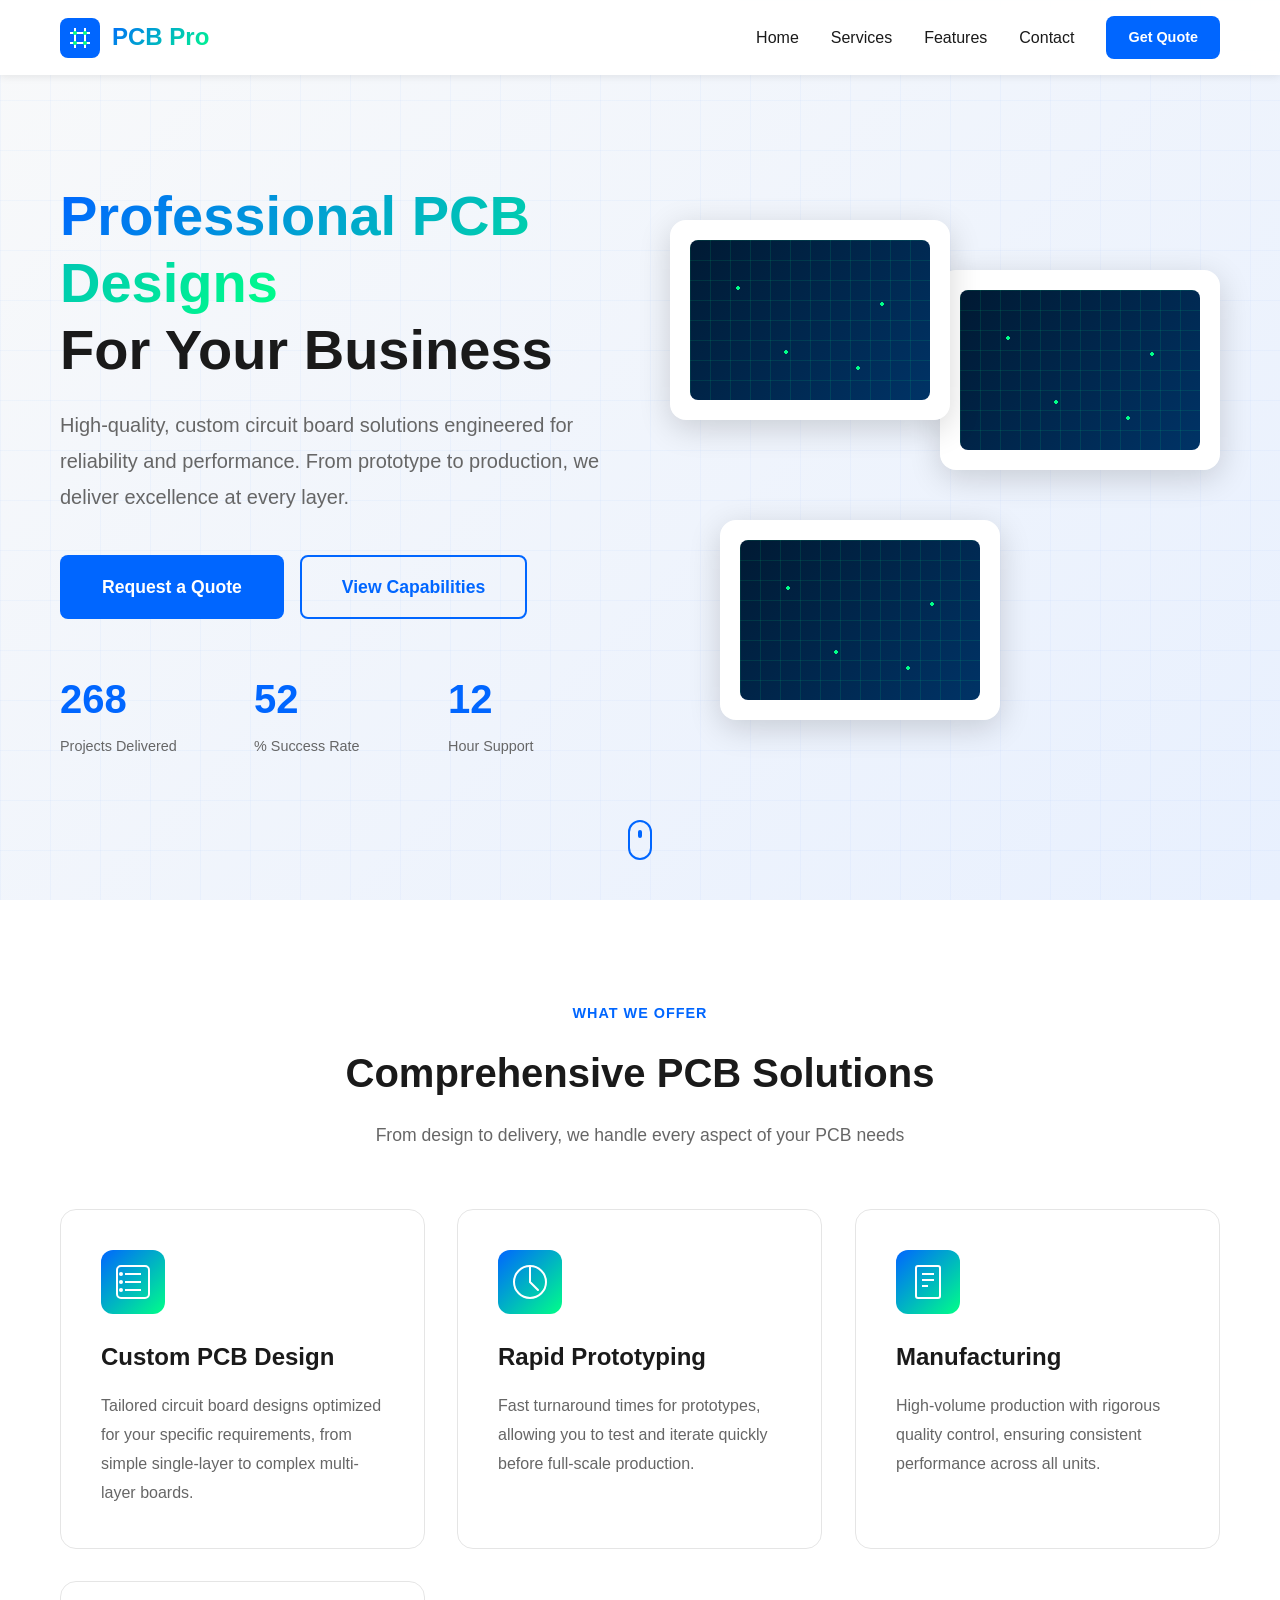
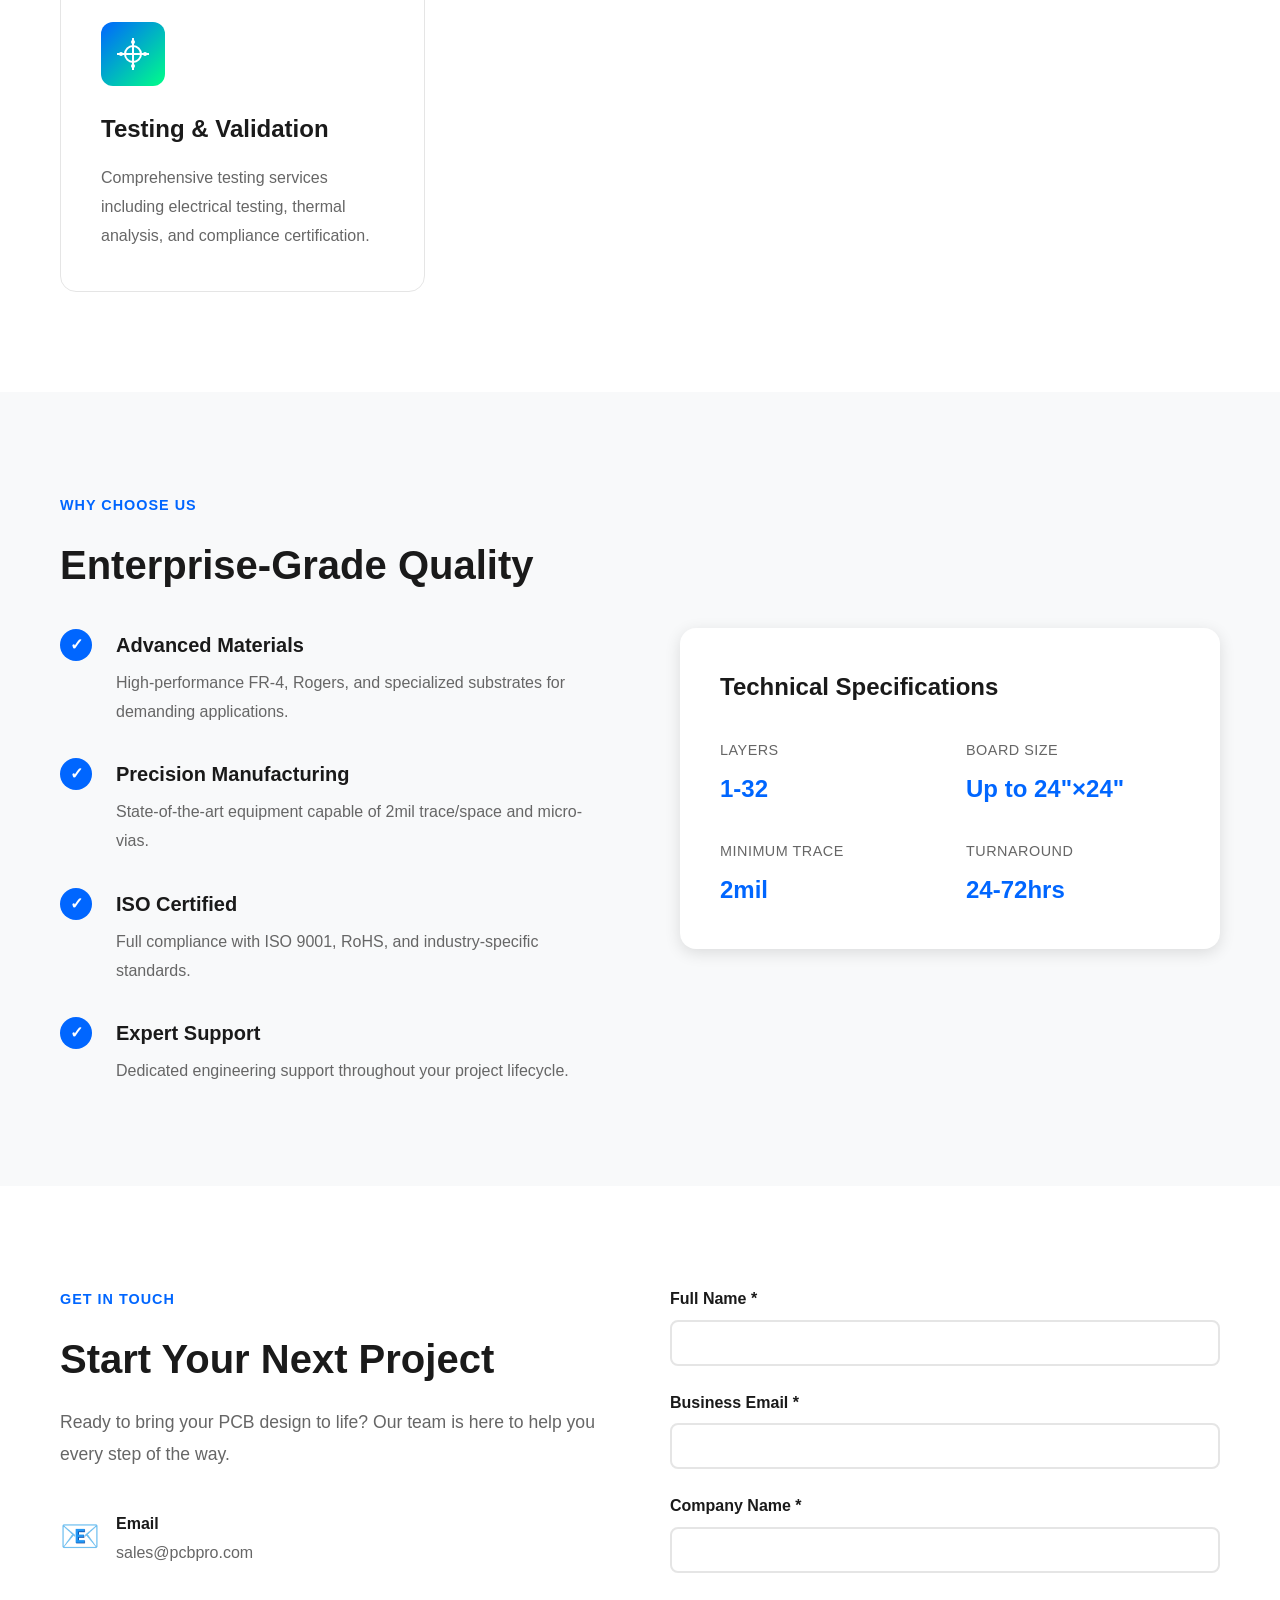
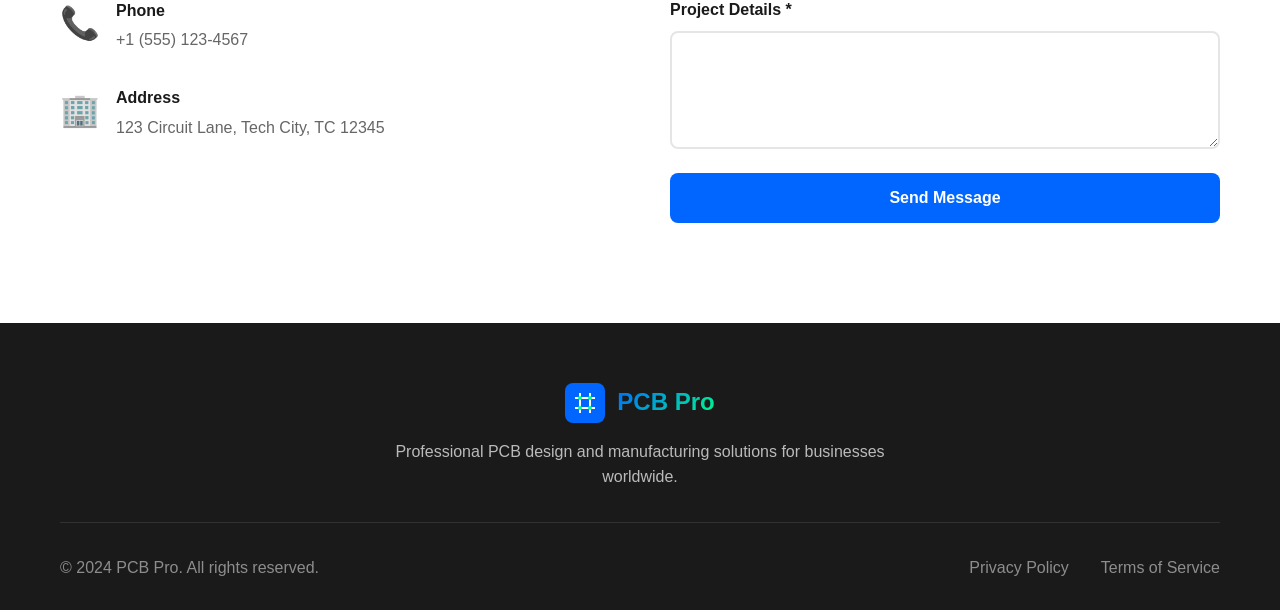
<file: index.html>
<!DOCTYPE html>
<html lang="en">
<head>
    <meta charset="UTF-8">
    <meta name="viewport" content="width=device-width, initial-scale=1.0">
    <meta name="description" content="Professional PCB designs for businesses. High-quality circuit boards tailored to your specifications.">
    <title>PCB Pro - Professional Circuit Board Designs for Business</title>
    <link rel="stylesheet" href="styles.css">
</head>
<body>
    <!-- Navigation -->
    <nav class="navbar" id="navbar">
        <div class="container">
            <div class="nav-brand">
                <svg class="logo" width="40" height="40" viewBox="0 0 40 40" fill="none" xmlns="http://www.w3.org/2000/svg">
                    <rect width="40" height="40" rx="8" fill="#0066FF"/>
                    <path d="M10 15 L30 15 M15 10 L15 30 M25 10 L25 30 M10 25 L30 25" stroke="white" stroke-width="2"/>
                    <circle cx="15" cy="15" r="2" fill="#00FF88"/>
                    <circle cx="25" cy="15" r="2" fill="#00FF88"/>
                    <circle cx="15" cy="25" r="2" fill="#00FF88"/>
                    <circle cx="25" cy="25" r="2" fill="#00FF88"/>
                </svg>
                <span class="brand-name">PCB Pro</span>
            </div>
            <button class="menu-toggle" id="menuToggle" aria-label="Toggle menu">
                <span></span>
                <span></span>
                <span></span>
            </button>
            <ul class="nav-menu" id="navMenu">
                <li><a href="#home" class="nav-link">Home</a></li>
                <li><a href="#services" class="nav-link">Services</a></li>
                <li><a href="#features" class="nav-link">Features</a></li>
                <li><a href="#contact" class="nav-link">Contact</a></li>
                <li><a href="#contact" class="btn btn-primary btn-small">Get Quote</a></li>
            </ul>
        </div>
    </nav>

    <!-- Hero Section -->
    <section class="hero" id="home">
        <div class="hero-background">
            <div class="circuit-pattern"></div>
        </div>
        <div class="container">
            <div class="hero-content">
                <div class="hero-text">
                    <h1 class="hero-title animate-fade-up">
                        <span class="highlight">Professional PCB Designs</span>
                        <br>For Your Business
                    </h1>
                    <p class="hero-subtitle animate-fade-up animation-delay-1">
                        High-quality, custom circuit board solutions engineered for reliability and performance. 
                        From prototype to production, we deliver excellence at every layer.
                    </p>
                    <div class="hero-cta animate-fade-up animation-delay-2">
                        <a href="#contact" class="btn btn-primary btn-large">Request a Quote</a>
                        <a href="#features" class="btn btn-outline btn-large">View Capabilities</a>
                    </div>
                    <div class="hero-stats animate-fade-up animation-delay-3">
                        <div class="stat">
                            <span class="stat-number" data-target="500">0</span>
                            <span class="stat-label">Projects Delivered</span>
                        </div>
                        <div class="stat">
                            <span class="stat-number" data-target="98">0</span>
                            <span class="stat-label">% Success Rate</span>
                        </div>
                        <div class="stat">
                            <span class="stat-number" data-target="24">0</span>
                            <span class="stat-label">Hour Support</span>
                        </div>
                    </div>
                </div>
                <div class="hero-visual">
                    <div class="pcb-showcase animate-fade-left">
                        <div class="pcb-card pcb-card-1">
                            <div class="pcb-preview"></div>
                        </div>
                        <div class="pcb-card pcb-card-2">
                            <div class="pcb-preview"></div>
                        </div>
                        <div class="pcb-card pcb-card-3">
                            <div class="pcb-preview"></div>
                        </div>
                    </div>
                </div>
            </div>
        </div>
        <div class="scroll-indicator">
            <div class="mouse">
                <div class="wheel"></div>
            </div>
        </div>
    </section>

    <!-- Services Section -->
    <section class="services" id="services">
        <div class="container">
            <div class="section-header">
                <span class="section-label">What We Offer</span>
                <h2 class="section-title">Comprehensive PCB Solutions</h2>
                <p class="section-subtitle">From design to delivery, we handle every aspect of your PCB needs</p>
            </div>
            <div class="services-grid">
                <div class="service-card">
                    <div class="service-icon">
                        <svg width="48" height="48" viewBox="0 0 48 48" fill="none">
                            <rect x="8" y="8" width="32" height="32" rx="4" stroke="currentColor" stroke-width="2"/>
                            <path d="M16 16 L32 16 M16 24 L32 24 M16 32 L32 32" stroke="currentColor" stroke-width="2"/>
                            <circle cx="12" cy="16" r="2" fill="currentColor"/>
                            <circle cx="12" cy="24" r="2" fill="currentColor"/>
                            <circle cx="12" cy="32" r="2" fill="currentColor"/>
                        </svg>
                    </div>
                    <h3 class="service-title">Custom PCB Design</h3>
                    <p class="service-description">Tailored circuit board designs optimized for your specific requirements, from simple single-layer to complex multi-layer boards.</p>
                </div>
                <div class="service-card">
                    <div class="service-icon">
                        <svg width="48" height="48" viewBox="0 0 48 48" fill="none">
                            <circle cx="24" cy="24" r="16" stroke="currentColor" stroke-width="2"/>
                            <path d="M24 8 L24 24 L32 32" stroke="currentColor" stroke-width="2" stroke-linecap="round"/>
                        </svg>
                    </div>
                    <h3 class="service-title">Rapid Prototyping</h3>
                    <p class="service-description">Fast turnaround times for prototypes, allowing you to test and iterate quickly before full-scale production.</p>
                </div>
                <div class="service-card">
                    <div class="service-icon">
                        <svg width="48" height="48" viewBox="0 0 48 48" fill="none">
                            <rect x="12" y="8" width="24" height="32" rx="2" stroke="currentColor" stroke-width="2"/>
                            <path d="M18 16 L30 16 M18 22 L30 22 M18 28 L24 28" stroke="currentColor" stroke-width="2"/>
                        </svg>
                    </div>
                    <h3 class="service-title">Manufacturing</h3>
                    <p class="service-description">High-volume production with rigorous quality control, ensuring consistent performance across all units.</p>
                </div>
                <div class="service-card">
                    <div class="service-icon">
                        <svg width="48" height="48" viewBox="0 0 48 48" fill="none">
                            <path d="M24 8 L24 40 M8 24 L40 24" stroke="currentColor" stroke-width="2"/>
                            <circle cx="24" cy="24" r="8" stroke="currentColor" stroke-width="2"/>
                            <circle cx="24" cy="12" r="2" fill="currentColor"/>
                            <circle cx="24" cy="36" r="2" fill="currentColor"/>
                            <circle cx="12" cy="24" r="2" fill="currentColor"/>
                            <circle cx="36" cy="24" r="2" fill="currentColor"/>
                        </svg>
                    </div>
                    <h3 class="service-title">Testing & Validation</h3>
                    <p class="service-description">Comprehensive testing services including electrical testing, thermal analysis, and compliance certification.</p>
                </div>
            </div>
        </div>
    </section>

    <!-- Features Section -->
    <section class="features" id="features">
        <div class="container">
            <div class="features-content">
                <div class="features-text">
                    <span class="section-label">Why Choose Us</span>
                    <h2 class="section-title">Enterprise-Grade Quality</h2>
                    <div class="features-list">
                        <div class="feature-item">
                            <div class="feature-icon">✓</div>
                            <div class="feature-text">
                                <h3>Advanced Materials</h3>
                                <p>High-performance FR-4, Rogers, and specialized substrates for demanding applications.</p>
                            </div>
                        </div>
                        <div class="feature-item">
                            <div class="feature-icon">✓</div>
                            <div class="feature-text">
                                <h3>Precision Manufacturing</h3>
                                <p>State-of-the-art equipment capable of 2mil trace/space and micro-vias.</p>
                            </div>
                        </div>
                        <div class="feature-item">
                            <div class="feature-icon">✓</div>
                            <div class="feature-text">
                                <h3>ISO Certified</h3>
                                <p>Full compliance with ISO 9001, RoHS, and industry-specific standards.</p>
                            </div>
                        </div>
                        <div class="feature-item">
                            <div class="feature-icon">✓</div>
                            <div class="feature-text">
                                <h3>Expert Support</h3>
                                <p>Dedicated engineering support throughout your project lifecycle.</p>
                            </div>
                        </div>
                    </div>
                </div>
                <div class="features-visual">
                    <div class="specs-card">
                        <div class="specs-header">
                            <h3>Technical Specifications</h3>
                        </div>
                        <div class="specs-grid">
                            <div class="spec-item">
                                <span class="spec-label">Layers</span>
                                <span class="spec-value">1-32</span>
                            </div>
                            <div class="spec-item">
                                <span class="spec-label">Board Size</span>
                                <span class="spec-value">Up to 24"×24"</span>
                            </div>
                            <div class="spec-item">
                                <span class="spec-label">Minimum Trace</span>
                                <span class="spec-value">2mil</span>
                            </div>
                            <div class="spec-item">
                                <span class="spec-label">Turnaround</span>
                                <span class="spec-value">24-72hrs</span>
                            </div>
                        </div>
                    </div>
                </div>
            </div>
        </div>
    </section>

    <!-- Contact Section -->
    <section class="contact" id="contact">
        <div class="container">
            <div class="contact-content">
                <div class="contact-info">
                    <span class="section-label">Get In Touch</span>
                    <h2 class="section-title">Start Your Next Project</h2>
                    <p class="contact-text">Ready to bring your PCB design to life? Our team is here to help you every step of the way.</p>
                    <div class="contact-details">
                        <div class="contact-item">
                            <div class="contact-icon">📧</div>
                            <div>
                                <h4>Email</h4>
                                <p>sales@pcbpro.com</p>
                            </div>
                        </div>
                        <div class="contact-item">
                            <div class="contact-icon">📞</div>
                            <div>
                                <h4>Phone</h4>
                                <p>+1 (555) 123-4567</p>
                            </div>
                        </div>
                        <div class="contact-item">
                            <div class="contact-icon">🏢</div>
                            <div>
                                <h4>Address</h4>
                                <p>123 Circuit Lane, Tech City, TC 12345</p>
                            </div>
                        </div>
                    </div>
                </div>
                <div class="contact-form-wrapper">
                    <form class="contact-form" id="contactForm">
                        <div class="form-group">
                            <label for="name">Full Name *</label>
                            <input type="text" id="name" name="name" required>
                        </div>
                        <div class="form-group">
                            <label for="email">Business Email *</label>
                            <input type="email" id="email" name="email" required>
                        </div>
                        <div class="form-group">
                            <label for="company">Company Name *</label>
                            <input type="text" id="company" name="company" required>
                        </div>
                        <div class="form-group">
                            <label for="message">Project Details *</label>
                            <textarea id="message" name="message" rows="5" required></textarea>
                        </div>
                        <button type="submit" class="btn btn-primary btn-large">Send Message</button>
                    </form>
                </div>
            </div>
        </div>
    </section>

    <!-- Footer -->
    <footer class="footer">
        <div class="container">
            <div class="footer-content">
                <div class="footer-brand">
                    <svg class="logo" width="40" height="40" viewBox="0 0 40 40" fill="none" xmlns="http://www.w3.org/2000/svg">
                        <rect width="40" height="40" rx="8" fill="#0066FF"/>
                        <path d="M10 15 L30 15 M15 10 L15 30 M25 10 L25 30 M10 25 L30 25" stroke="white" stroke-width="2"/>
                        <circle cx="15" cy="15" r="2" fill="#00FF88"/>
                        <circle cx="25" cy="15" r="2" fill="#00FF88"/>
                        <circle cx="15" cy="25" r="2" fill="#00FF88"/>
                        <circle cx="25" cy="25" r="2" fill="#00FF88"/>
                    </svg>
                    <span class="brand-name">PCB Pro</span>
                </div>
                <p class="footer-text">Professional PCB design and manufacturing solutions for businesses worldwide.</p>
            </div>
            <div class="footer-bottom">
                <p>&copy; 2024 PCB Pro. All rights reserved.</p>
                <div class="footer-links">
                    <a href="#privacy">Privacy Policy</a>
                    <a href="#terms">Terms of Service</a>
                </div>
            </div>
        </div>
    </footer>

    <script src="script.js"></script>
</body>
</html>
</file>
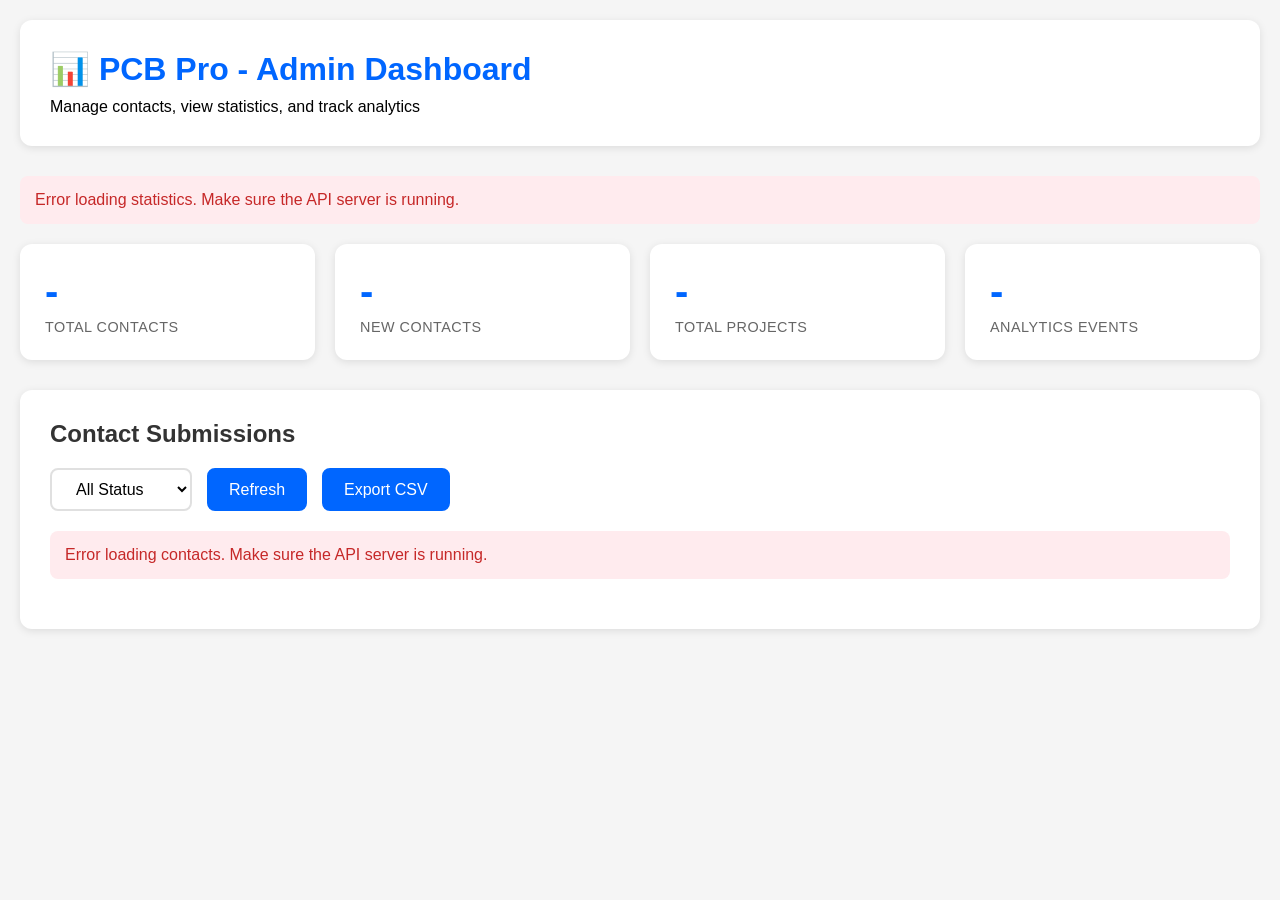
<file: admin.html>
<!DOCTYPE html>
<html lang="en">
<head>
    <meta charset="UTF-8">
    <meta name="viewport" content="width=device-width, initial-scale=1.0">
    <title>PCB Pro - Admin Dashboard</title>
    <style>
        * {
            margin: 0;
            padding: 0;
            box-sizing: border-box;
        }

        body {
            font-family: -apple-system, BlinkMacSystemFont, 'Segoe UI', Roboto, sans-serif;
            background: #f5f5f5;
            padding: 20px;
        }

        .container {
            max-width: 1400px;
            margin: 0 auto;
        }

        header {
            background: white;
            padding: 30px;
            border-radius: 12px;
            margin-bottom: 30px;
            box-shadow: 0 2px 8px rgba(0, 0, 0, 0.1);
        }

        h1 {
            color: #0066FF;
            margin-bottom: 10px;
        }

        .stats-grid {
            display: grid;
            grid-template-columns: repeat(auto-fit, minmax(250px, 1fr));
            gap: 20px;
            margin-bottom: 30px;
        }

        .stat-card {
            background: white;
            padding: 25px;
            border-radius: 12px;
            box-shadow: 0 2px 8px rgba(0, 0, 0, 0.1);
        }

        .stat-value {
            font-size: 2.5rem;
            font-weight: 700;
            color: #0066FF;
            margin-bottom: 5px;
        }

        .stat-label {
            color: #666;
            font-size: 0.9rem;
            text-transform: uppercase;
            letter-spacing: 0.5px;
        }

        .section {
            background: white;
            padding: 30px;
            border-radius: 12px;
            margin-bottom: 30px;
            box-shadow: 0 2px 8px rgba(0, 0, 0, 0.1);
        }

        .section h2 {
            margin-bottom: 20px;
            color: #333;
        }

        .filters {
            display: flex;
            gap: 15px;
            margin-bottom: 20px;
            flex-wrap: wrap;
        }

        select, button {
            padding: 10px 20px;
            border: 2px solid #e0e0e0;
            border-radius: 8px;
            font-size: 1rem;
            cursor: pointer;
            background: white;
        }

        button {
            background: #0066FF;
            color: white;
            border-color: #0066FF;
            transition: all 0.3s;
        }

        button:hover {
            background: #0052CC;
        }

        table {
            width: 100%;
            border-collapse: collapse;
        }

        th, td {
            padding: 15px;
            text-align: left;
            border-bottom: 1px solid #e0e0e0;
        }

        th {
            background: #f8f9fa;
            font-weight: 600;
            color: #333;
        }

        tr:hover {
            background: #f8f9fa;
        }

        .status-badge {
            display: inline-block;
            padding: 5px 12px;
            border-radius: 20px;
            font-size: 0.85rem;
            font-weight: 600;
        }

        .status-new {
            background: #e3f2fd;
            color: #1976d2;
        }

        .status-contacted {
            background: #fff3e0;
            color: #f57c00;
        }

        .status-completed {
            background: #e8f5e9;
            color: #388e3c;
        }

        .loading {
            text-align: center;
            padding: 40px;
            color: #666;
        }

        .error {
            background: #ffebee;
            color: #c62828;
            padding: 15px;
            border-radius: 8px;
            margin-bottom: 20px;
        }

        .success {
            background: #e8f5e9;
            color: #2e7d32;
            padding: 15px;
            border-radius: 8px;
            margin-bottom: 20px;
        }

        .action-btn {
            padding: 5px 12px;
            font-size: 0.85rem;
            margin-right: 5px;
        }
    </style>
</head>
<body>
    <div class="container">
        <header>
            <h1>📊 PCB Pro - Admin Dashboard</h1>
            <p>Manage contacts, view statistics, and track analytics</p>
        </header>

        <div id="message"></div>

        <!-- Statistics -->
        <div class="stats-grid">
            <div class="stat-card">
                <div class="stat-value" id="totalContacts">-</div>
                <div class="stat-label">Total Contacts</div>
            </div>
            <div class="stat-card">
                <div class="stat-value" id="newContacts">-</div>
                <div class="stat-label">New Contacts</div>
            </div>
            <div class="stat-card">
                <div class="stat-value" id="totalProjects">-</div>
                <div class="stat-label">Total Projects</div>
            </div>
            <div class="stat-card">
                <div class="stat-value" id="totalEvents">-</div>
                <div class="stat-label">Analytics Events</div>
            </div>
        </div>

        <!-- Contacts Section -->
        <div class="section">
            <h2>Contact Submissions</h2>
            <div class="filters">
                <select id="statusFilter">
                    <option value="">All Status</option>
                    <option value="new">New</option>
                    <option value="contacted">Contacted</option>
                    <option value="completed">Completed</option>
                </select>
                <button onclick="loadContacts()">Refresh</button>
                <button onclick="exportContacts()">Export CSV</button>
            </div>
            <div id="contactsTable">
                <div class="loading">Loading contacts...</div>
            </div>
        </div>
    </div>

    <script>
        const API_URL = 'http://localhost:5000';

        // Load statistics
        async function loadStats() {
            try {
                const response = await fetch(`${API_URL}/api/stats`);
                const data = await response.json();

                if (data.success) {
                    const stats = data.stats;
                    
                    // Calculate total contacts
                    const totalContacts = Object.values(stats.contacts_by_status).reduce((a, b) => a + b, 0);
                    document.getElementById('totalContacts').textContent = totalContacts;
                    
                    // New contacts
                    document.getElementById('newContacts').textContent = stats.contacts_by_status.new || 0;
                    
                    // Projects
                    document.getElementById('totalProjects').textContent = stats.total_projects;
                    
                    // Events
                    document.getElementById('totalEvents').textContent = stats.total_events;
                }
            } catch (error) {
                console.error('Error loading stats:', error);
                showMessage('Error loading statistics. Make sure the API server is running.', 'error');
            }
        }

        // Load contacts
        async function loadContacts() {
            const statusFilter = document.getElementById('statusFilter').value;
            const tableDiv = document.getElementById('contactsTable');
            
            tableDiv.innerHTML = '<div class="loading">Loading contacts...</div>';

            try {
                let url = `${API_URL}/api/contacts`;
                if (statusFilter) {
                    url += `?status=${statusFilter}`;
                }

                const response = await fetch(url);
                const data = await response.json();

                if (data.success && data.contacts.length > 0) {
                    let html = `
                        <table>
                            <thead>
                                <tr>
                                    <th>ID</th>
                                    <th>Name</th>
                                    <th>Email</th>
                                    <th>Company</th>
                                    <th>Message</th>
                                    <th>Status</th>
                                    <th>Date</th>
                                    <th>Actions</th>
                                </tr>
                            </thead>
                            <tbody>
                    `;

                    data.contacts.forEach(contact => {
                        const date = new Date(contact.created_at).toLocaleDateString();
                        html += `
                            <tr>
                                <td>${contact.id}</td>
                                <td>${contact.name}</td>
                                <td>${contact.email}</td>
                                <td>${contact.company}</td>
                                <td>${contact.message.substring(0, 50)}...</td>
                                <td><span class="status-badge status-${contact.status}">${contact.status}</span></td>
                                <td>${date}</td>
                                <td>
                                    <button class="action-btn" onclick="updateStatus(${contact.id}, 'contacted')">Mark Contacted</button>
                                    <button class="action-btn" onclick="updateStatus(${contact.id}, 'completed')">Mark Completed</button>
                                </td>
                            </tr>
                        `;
                    });

                    html += '</tbody></table>';
                    tableDiv.innerHTML = html;
                } else {
                    tableDiv.innerHTML = '<p class="loading">No contacts found.</p>';
                }
            } catch (error) {
                console.error('Error loading contacts:', error);
                tableDiv.innerHTML = '<div class="error">Error loading contacts. Make sure the API server is running.</div>';
            }
        }

        // Update contact status
        async function updateStatus(contactId, newStatus) {
            try {
                const response = await fetch(`${API_URL}/api/contacts/${contactId}`, {
                    method: 'PATCH',
                    headers: {
                        'Content-Type': 'application/json',
                    },
                    body: JSON.stringify({ status: newStatus })
                });

                const data = await response.json();

                if (data.success) {
                    showMessage('Contact status updated successfully!', 'success');
                    loadContacts();
                    loadStats();
                } else {
                    showMessage('Error: ' + data.error, 'error');
                }
            } catch (error) {
                console.error('Error updating status:', error);
                showMessage('Error updating contact status.', 'error');
            }
        }

        // Export contacts
        function exportContacts() {
            showMessage('Export functionality would download contacts as CSV', 'success');
        }

        // Show message
        function showMessage(text, type) {
            const messageDiv = document.getElementById('message');
            messageDiv.className = type;
            messageDiv.textContent = text;
            
            setTimeout(() => {
                messageDiv.className = '';
                messageDiv.textContent = '';
            }, 5000);
        }

        // Initialize
        document.addEventListener('DOMContentLoaded', () => {
            loadStats();
            loadContacts();
        });

        // Refresh data every 30 seconds
        setInterval(() => {
            loadStats();
        }, 30000);
    </script>
</body>
</html>
</file>
<file: styles.css>
/* Reset and Base Styles */
* {
    margin: 0;
    padding: 0;
    box-sizing: border-box;
}

:root {
    --primary-color: #0066FF;
    --primary-dark: #0052CC;
    --secondary-color: #00FF88;
    --text-primary: #1A1A1A;
    --text-secondary: #666666;
    --text-light: #999999;
    --bg-primary: #FFFFFF;
    --bg-secondary: #F8F9FA;
    --bg-dark: #1A1A1A;
    --border-color: #E5E5E5;
    --shadow-sm: 0 2px 8px rgba(0, 0, 0, 0.08);
    --shadow-md: 0 4px 16px rgba(0, 0, 0, 0.12);
    --shadow-lg: 0 8px 32px rgba(0, 0, 0, 0.16);
    --transition: all 0.3s cubic-bezier(0.4, 0, 0.2, 1);
    --transition-slow: all 0.6s cubic-bezier(0.4, 0, 0.2, 1);
}

html {
    scroll-behavior: smooth;
}

body {
    font-family: -apple-system, BlinkMacSystemFont, 'Segoe UI', Roboto, 'Helvetica Neue', Arial, sans-serif;
    line-height: 1.6;
    color: var(--text-primary);
    background-color: var(--bg-primary);
    overflow-x: hidden;
}

.container {
    max-width: 1200px;
    margin: 0 auto;
    padding: 0 20px;
}

/* Navigation */
.navbar {
    position: fixed;
    top: 0;
    left: 0;
    right: 0;
    background: rgba(255, 255, 255, 0.95);
    backdrop-filter: blur(10px);
    box-shadow: var(--shadow-sm);
    z-index: 1000;
    transition: var(--transition);
}

.navbar.scrolled {
    box-shadow: var(--shadow-md);
}

.navbar .container {
    display: flex;
    justify-content: space-between;
    align-items: center;
    padding: 1rem 20px;
}

.nav-brand {
    display: flex;
    align-items: center;
    gap: 12px;
    font-size: 1.5rem;
    font-weight: 700;
    color: var(--text-primary);
}

.logo {
    flex-shrink: 0;
}

.brand-name {
    font-size: 1.5rem;
    font-weight: 700;
    background: linear-gradient(135deg, var(--primary-color), var(--secondary-color));
    -webkit-background-clip: text;
    -webkit-text-fill-color: transparent;
    background-clip: text;
}

.nav-menu {
    display: flex;
    list-style: none;
    align-items: center;
    gap: 2rem;
}

.nav-link {
    text-decoration: none;
    color: var(--text-primary);
    font-weight: 500;
    position: relative;
    transition: var(--transition);
}

.nav-link::after {
    content: '';
    position: absolute;
    bottom: -4px;
    left: 0;
    width: 0;
    height: 2px;
    background: var(--primary-color);
    transition: var(--transition);
}

.nav-link:hover {
    color: var(--primary-color);
}

.nav-link:hover::after {
    width: 100%;
}

.menu-toggle {
    display: none;
    flex-direction: column;
    gap: 4px;
    background: none;
    border: none;
    cursor: pointer;
    padding: 8px;
}

.menu-toggle span {
    width: 24px;
    height: 2px;
    background: var(--text-primary);
    transition: var(--transition);
}

.menu-toggle.active span:nth-child(1) {
    transform: rotate(45deg) translate(5px, 5px);
}

.menu-toggle.active span:nth-child(2) {
    opacity: 0;
}

.menu-toggle.active span:nth-child(3) {
    transform: rotate(-45deg) translate(7px, -7px);
}

/* Buttons */
.btn {
    display: inline-block;
    padding: 12px 32px;
    border-radius: 8px;
    text-decoration: none;
    font-weight: 600;
    text-align: center;
    transition: var(--transition);
    cursor: pointer;
    border: 2px solid transparent;
}

.btn-primary {
    background: var(--primary-color);
    color: white;
}

.btn-primary:hover {
    background: var(--primary-dark);
    transform: translateY(-2px);
    box-shadow: var(--shadow-md);
}

.btn-outline {
    background: transparent;
    color: var(--primary-color);
    border-color: var(--primary-color);
}

.btn-outline:hover {
    background: var(--primary-color);
    color: white;
    transform: translateY(-2px);
}

.btn-large {
    padding: 16px 40px;
    font-size: 1.1rem;
}

.btn-small {
    padding: 8px 20px;
    font-size: 0.9rem;
}

/* Hero Section */
.hero {
    min-height: 100vh;
    display: flex;
    align-items: center;
    justify-content: center;
    position: relative;
    padding: 120px 0 80px;
    overflow: hidden;
}

.hero-background {
    position: absolute;
    top: 0;
    left: 0;
    right: 0;
    bottom: 0;
    background: linear-gradient(135deg, #F8F9FA 0%, #E8F0FE 100%);
    z-index: -1;
}

.circuit-pattern {
    position: absolute;
    top: 0;
    left: 0;
    right: 0;
    bottom: 0;
    background-image: 
        linear-gradient(90deg, rgba(0, 102, 255, 0.03) 1px, transparent 1px),
        linear-gradient(rgba(0, 102, 255, 0.03) 1px, transparent 1px);
    background-size: 50px 50px;
    animation: patternMove 20s linear infinite;
}

@keyframes patternMove {
    0% { transform: translate(0, 0); }
    100% { transform: translate(50px, 50px); }
}

.hero-content {
    display: grid;
    grid-template-columns: 1fr 1fr;
    gap: 60px;
    align-items: center;
}

.hero-title {
    font-size: 3.5rem;
    font-weight: 800;
    line-height: 1.2;
    margin-bottom: 1.5rem;
    color: var(--text-primary);
}

.highlight {
    background: linear-gradient(135deg, var(--primary-color), var(--secondary-color));
    -webkit-background-clip: text;
    -webkit-text-fill-color: transparent;
    background-clip: text;
}

.hero-subtitle {
    font-size: 1.25rem;
    color: var(--text-secondary);
    margin-bottom: 2.5rem;
    line-height: 1.8;
}

.hero-cta {
    display: flex;
    gap: 1rem;
    margin-bottom: 3rem;
}

.hero-stats {
    display: grid;
    grid-template-columns: repeat(3, 1fr);
    gap: 2rem;
}

.stat {
    display: flex;
    flex-direction: column;
}

.stat-number {
    font-size: 2.5rem;
    font-weight: 700;
    color: var(--primary-color);
    margin-bottom: 0.25rem;
}

.stat-label {
    font-size: 0.9rem;
    color: var(--text-secondary);
}

.hero-visual {
    position: relative;
    height: 500px;
}

.pcb-showcase {
    position: relative;
    width: 100%;
    height: 100%;
}

.pcb-card {
    position: absolute;
    width: 280px;
    height: 200px;
    background: white;
    border-radius: 16px;
    box-shadow: var(--shadow-lg);
    padding: 20px;
    transition: var(--transition-slow);
}

.pcb-card:hover {
    transform: scale(1.05) rotate(-2deg);
    box-shadow: 0 12px 48px rgba(0, 102, 255, 0.2);
}

.pcb-card-1 {
    top: 0;
    left: 0;
    z-index: 3;
    animation: float 6s ease-in-out infinite;
}

.pcb-card-2 {
    top: 50px;
    right: 0;
    z-index: 2;
    animation: float 6s ease-in-out infinite 2s;
}

.pcb-card-3 {
    bottom: 0;
    left: 50px;
    z-index: 1;
    animation: float 6s ease-in-out infinite 4s;
}

.pcb-preview {
    width: 100%;
    height: 100%;
    background: linear-gradient(135deg, #001a33 0%, #003366 100%);
    border-radius: 8px;
    position: relative;
    overflow: hidden;
}

.pcb-preview::before {
    content: '';
    position: absolute;
    top: 0;
    left: 0;
    right: 0;
    bottom: 0;
    background-image: 
        radial-gradient(circle at 20% 30%, var(--secondary-color) 2px, transparent 2px),
        radial-gradient(circle at 80% 40%, var(--secondary-color) 2px, transparent 2px),
        radial-gradient(circle at 40% 70%, var(--secondary-color) 2px, transparent 2px),
        radial-gradient(circle at 70% 80%, var(--secondary-color) 2px, transparent 2px),
        linear-gradient(90deg, rgba(0, 255, 136, 0.1) 1px, transparent 1px),
        linear-gradient(rgba(0, 255, 136, 0.1) 1px, transparent 1px);
    background-size: 100% 100%, 100% 100%, 100% 100%, 100% 100%, 20px 20px, 20px 20px;
}

@keyframes float {
    0%, 100% { transform: translateY(0); }
    50% { transform: translateY(-20px); }
}

.scroll-indicator {
    position: absolute;
    bottom: 40px;
    left: 50%;
    transform: translateX(-50%);
    animation: bounce 2s infinite;
}

.mouse {
    width: 24px;
    height: 40px;
    border: 2px solid var(--primary-color);
    border-radius: 12px;
    position: relative;
}

.wheel {
    width: 4px;
    height: 8px;
    background: var(--primary-color);
    border-radius: 2px;
    position: absolute;
    top: 8px;
    left: 50%;
    transform: translateX(-50%);
    animation: scroll 2s infinite;
}

@keyframes bounce {
    0%, 100% { transform: translate(-50%, 0); }
    50% { transform: translate(-50%, 10px); }
}

@keyframes scroll {
    0% { opacity: 1; top: 8px; }
    100% { opacity: 0; top: 20px; }
}

/* Animations */
.animate-fade-up {
    opacity: 0;
    transform: translateY(30px);
    animation: fadeUp 0.8s ease-out forwards;
}

.animation-delay-1 {
    animation-delay: 0.2s;
}

.animation-delay-2 {
    animation-delay: 0.4s;
}

.animation-delay-3 {
    animation-delay: 0.6s;
}

.animate-fade-left {
    opacity: 0;
    transform: translateX(50px);
    animation: fadeLeft 1s ease-out forwards;
}

@keyframes fadeUp {
    to {
        opacity: 1;
        transform: translateY(0);
    }
}

@keyframes fadeLeft {
    to {
        opacity: 1;
        transform: translateX(0);
    }
}

/* Services Section */
.services {
    padding: 100px 0;
    background: var(--bg-primary);
}

.section-header {
    text-align: center;
    max-width: 700px;
    margin: 0 auto 60px;
}

.section-label {
    display: inline-block;
    color: var(--primary-color);
    font-weight: 600;
    text-transform: uppercase;
    letter-spacing: 1px;
    font-size: 0.9rem;
    margin-bottom: 1rem;
}

.section-title {
    font-size: 2.5rem;
    font-weight: 700;
    margin-bottom: 1rem;
    color: var(--text-primary);
}

.section-subtitle {
    font-size: 1.1rem;
    color: var(--text-secondary);
}

.services-grid {
    display: grid;
    grid-template-columns: repeat(auto-fit, minmax(280px, 1fr));
    gap: 2rem;
}

.service-card {
    padding: 2.5rem;
    background: var(--bg-primary);
    border: 1px solid var(--border-color);
    border-radius: 16px;
    transition: var(--transition);
    cursor: pointer;
}

.service-card:hover {
    transform: translateY(-8px);
    box-shadow: var(--shadow-lg);
    border-color: var(--primary-color);
}

.service-icon {
    width: 64px;
    height: 64px;
    background: linear-gradient(135deg, var(--primary-color), var(--secondary-color));
    border-radius: 12px;
    display: flex;
    align-items: center;
    justify-content: center;
    color: white;
    margin-bottom: 1.5rem;
    transition: var(--transition);
}

.service-card:hover .service-icon {
    transform: scale(1.1) rotate(5deg);
}

.service-title {
    font-size: 1.5rem;
    font-weight: 600;
    margin-bottom: 1rem;
    color: var(--text-primary);
}

.service-description {
    color: var(--text-secondary);
    line-height: 1.8;
}

/* Features Section */
.features {
    padding: 100px 0;
    background: var(--bg-secondary);
}

.features-content {
    display: grid;
    grid-template-columns: 1fr 1fr;
    gap: 80px;
    align-items: center;
}

.features-list {
    display: flex;
    flex-direction: column;
    gap: 2rem;
    margin-top: 2rem;
}

.feature-item {
    display: flex;
    gap: 1.5rem;
    align-items: flex-start;
}

.feature-icon {
    width: 32px;
    height: 32px;
    background: var(--primary-color);
    color: white;
    border-radius: 50%;
    display: flex;
    align-items: center;
    justify-content: center;
    font-weight: 700;
    flex-shrink: 0;
}

.feature-text h3 {
    font-size: 1.25rem;
    margin-bottom: 0.5rem;
    color: var(--text-primary);
}

.feature-text p {
    color: var(--text-secondary);
    line-height: 1.8;
}

.specs-card {
    background: white;
    border-radius: 16px;
    padding: 2.5rem;
    box-shadow: var(--shadow-md);
}

.specs-header h3 {
    font-size: 1.5rem;
    margin-bottom: 2rem;
    color: var(--text-primary);
}

.specs-grid {
    display: grid;
    grid-template-columns: 1fr 1fr;
    gap: 2rem;
}

.spec-item {
    display: flex;
    flex-direction: column;
    gap: 0.5rem;
}

.spec-label {
    font-size: 0.9rem;
    color: var(--text-secondary);
    text-transform: uppercase;
    letter-spacing: 0.5px;
}

.spec-value {
    font-size: 1.5rem;
    font-weight: 700;
    color: var(--primary-color);
}

/* Contact Section */
.contact {
    padding: 100px 0;
    background: var(--bg-primary);
}

.contact-content {
    display: grid;
    grid-template-columns: 1fr 1fr;
    gap: 60px;
}

.contact-text {
    font-size: 1.1rem;
    color: var(--text-secondary);
    margin-bottom: 2.5rem;
    line-height: 1.8;
}

.contact-details {
    display: flex;
    flex-direction: column;
    gap: 2rem;
}

.contact-item {
    display: flex;
    gap: 1rem;
    align-items: flex-start;
}

.contact-icon {
    font-size: 2rem;
}

.contact-item h4 {
    font-size: 1rem;
    color: var(--text-primary);
    margin-bottom: 0.25rem;
}

.contact-item p {
    color: var(--text-secondary);
}

.contact-form {
    display: flex;
    flex-direction: column;
    gap: 1.5rem;
}

.form-group {
    display: flex;
    flex-direction: column;
    gap: 0.5rem;
}

.form-group label {
    font-weight: 600;
    color: var(--text-primary);
}

.form-group input,
.form-group textarea {
    padding: 12px 16px;
    border: 2px solid var(--border-color);
    border-radius: 8px;
    font-size: 1rem;
    font-family: inherit;
    transition: var(--transition);
}

.form-group input:focus,
.form-group textarea:focus {
    outline: none;
    border-color: var(--primary-color);
    box-shadow: 0 0 0 3px rgba(0, 102, 255, 0.1);
}

.form-group textarea {
    resize: vertical;
}

.contact-form .btn {
    border: none;
    font-size: 1rem;
}

/* Footer */
.footer {
    padding: 60px 0 30px;
    background: var(--bg-dark);
    color: white;
}

.footer-content {
    text-align: center;
    margin-bottom: 2rem;
}

.footer-brand {
    display: flex;
    align-items: center;
    justify-content: center;
    gap: 12px;
    margin-bottom: 1rem;
}

.footer-brand .brand-name {
    color: white;
}

.footer-text {
    color: rgba(255, 255, 255, 0.7);
    max-width: 500px;
    margin: 0 auto;
}

.footer-bottom {
    display: flex;
    justify-content: space-between;
    align-items: center;
    padding-top: 2rem;
    border-top: 1px solid rgba(255, 255, 255, 0.1);
    color: rgba(255, 255, 255, 0.5);
}

.footer-links {
    display: flex;
    gap: 2rem;
}

.footer-links a {
    color: rgba(255, 255, 255, 0.5);
    text-decoration: none;
    transition: var(--transition);
}

.footer-links a:hover {
    color: white;
}

/* Responsive Design */
@media (max-width: 968px) {
    .hero-content {
        grid-template-columns: 1fr;
        gap: 40px;
    }

    .hero-visual {
        height: 400px;
    }

    .hero-title {
        font-size: 2.5rem;
    }

    .features-content,
    .contact-content {
        grid-template-columns: 1fr;
        gap: 40px;
    }

    .section-title {
        font-size: 2rem;
    }
}

@media (max-width: 768px) {
    .nav-menu {
        position: fixed;
        top: 70px;
        left: 0;
        right: 0;
        background: white;
        flex-direction: column;
        padding: 2rem;
        box-shadow: var(--shadow-lg);
        transform: translateY(-100%);
        opacity: 0;
        transition: var(--transition);
        pointer-events: none;
    }

    .nav-menu.active {
        transform: translateY(0);
        opacity: 1;
        pointer-events: all;
    }

    .menu-toggle {
        display: flex;
    }

    .hero {
        padding: 100px 0 60px;
    }

    .hero-title {
        font-size: 2rem;
    }

    .hero-subtitle {
        font-size: 1rem;
    }

    .hero-cta {
        flex-direction: column;
    }

    .hero-stats {
        grid-template-columns: 1fr;
        gap: 1.5rem;
    }

    .hero-visual {
        height: 300px;
    }

    .pcb-card {
        width: 200px;
        height: 140px;
    }

    .services-grid {
        grid-template-columns: 1fr;
    }

    .specs-grid {
        grid-template-columns: 1fr;
    }

    .footer-bottom {
        flex-direction: column;
        gap: 1rem;
    }

    .footer-links {
        flex-direction: column;
        align-items: center;
        gap: 1rem;
    }
}

@media (max-width: 480px) {
    .hero-title {
        font-size: 1.75rem;
    }

    .stat-number {
        font-size: 2rem;
    }

    .section-title {
        font-size: 1.75rem;
    }

    .btn-large {
        padding: 12px 28px;
        font-size: 1rem;
    }
}

/* Scroll Animations */
.scroll-reveal {
    opacity: 0;
    transform: translateY(40px);
    transition: var(--transition-slow);
}

.scroll-reveal.active {
    opacity: 1;
    transform: translateY(0);
}

/* Performance Optimizations */
.service-card,
.pcb-card,
.feature-item,
.spec-item {
    will-change: transform;
}

@media (prefers-reduced-motion: reduce) {
    *,
    *::before,
    *::after {
        animation-duration: 0.01ms !important;
        animation-iteration-count: 1 !important;
        transition-duration: 0.01ms !important;
    }
}
</file>
